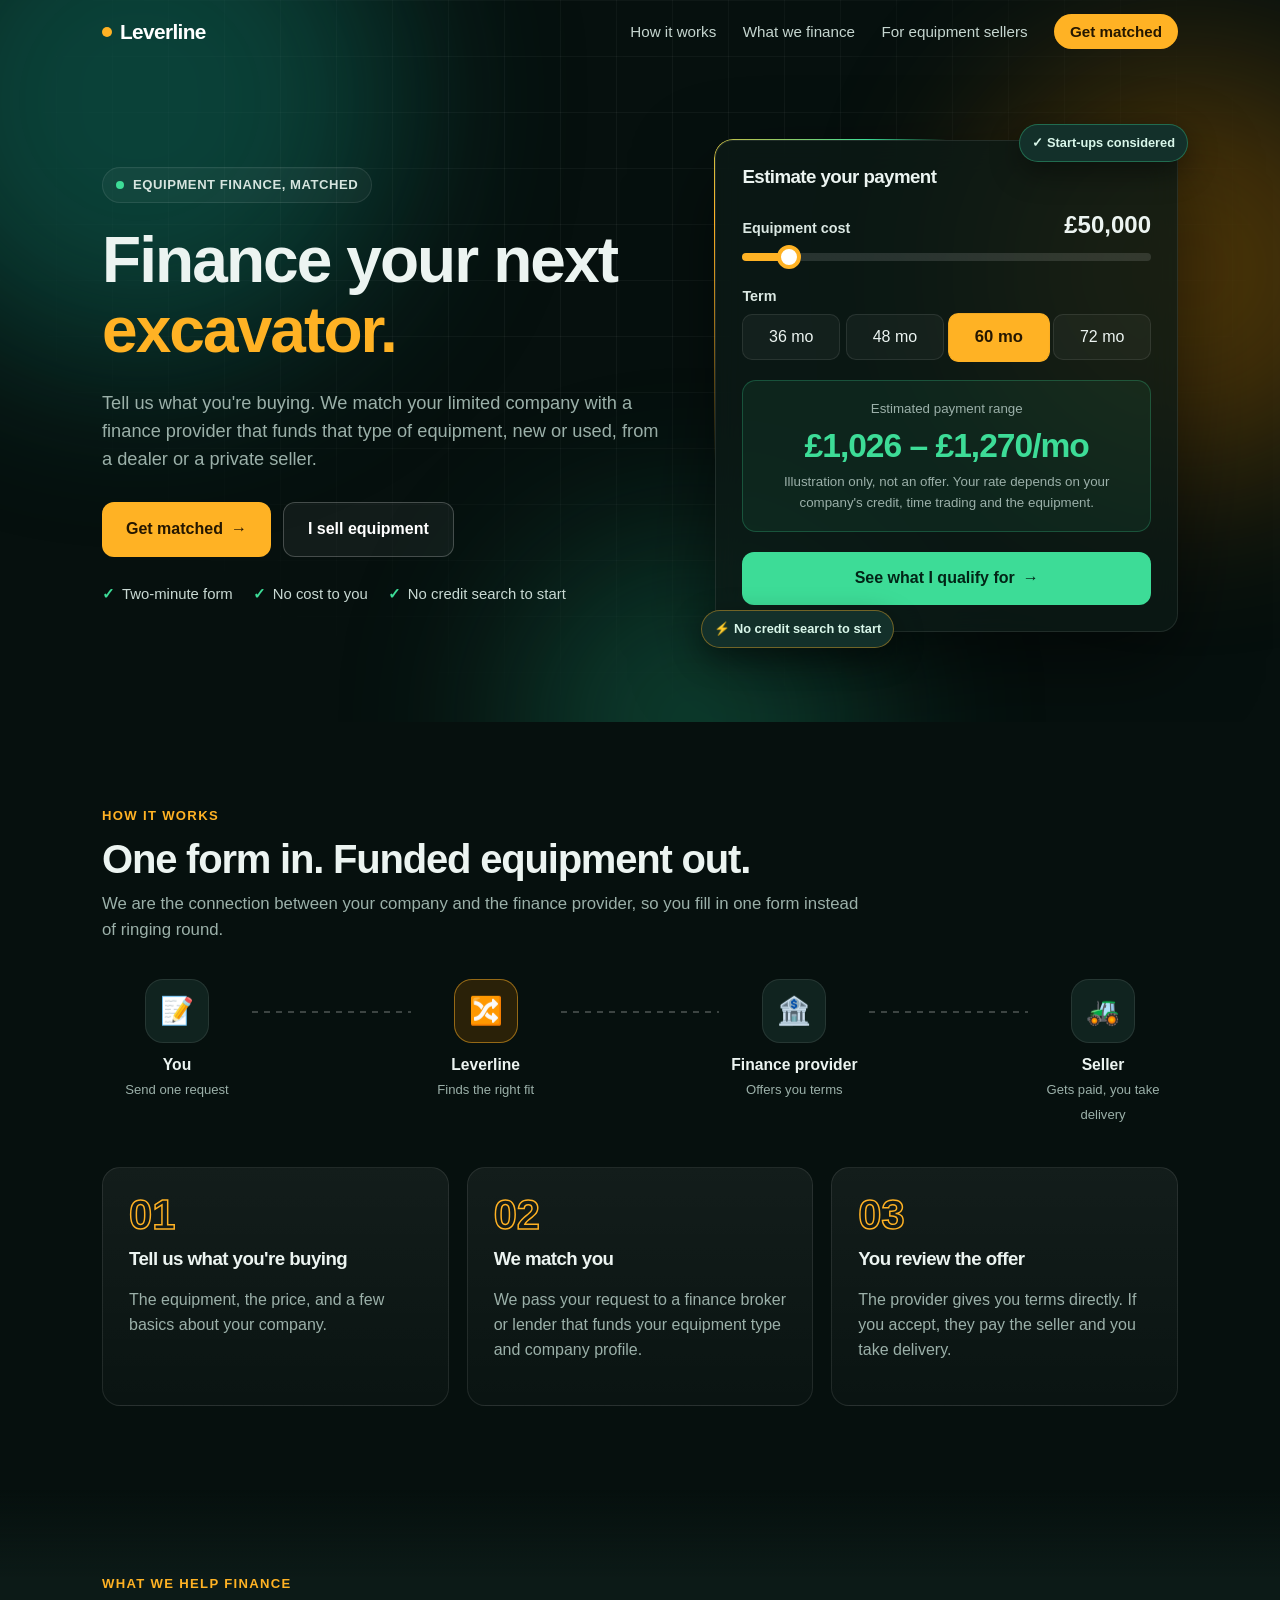
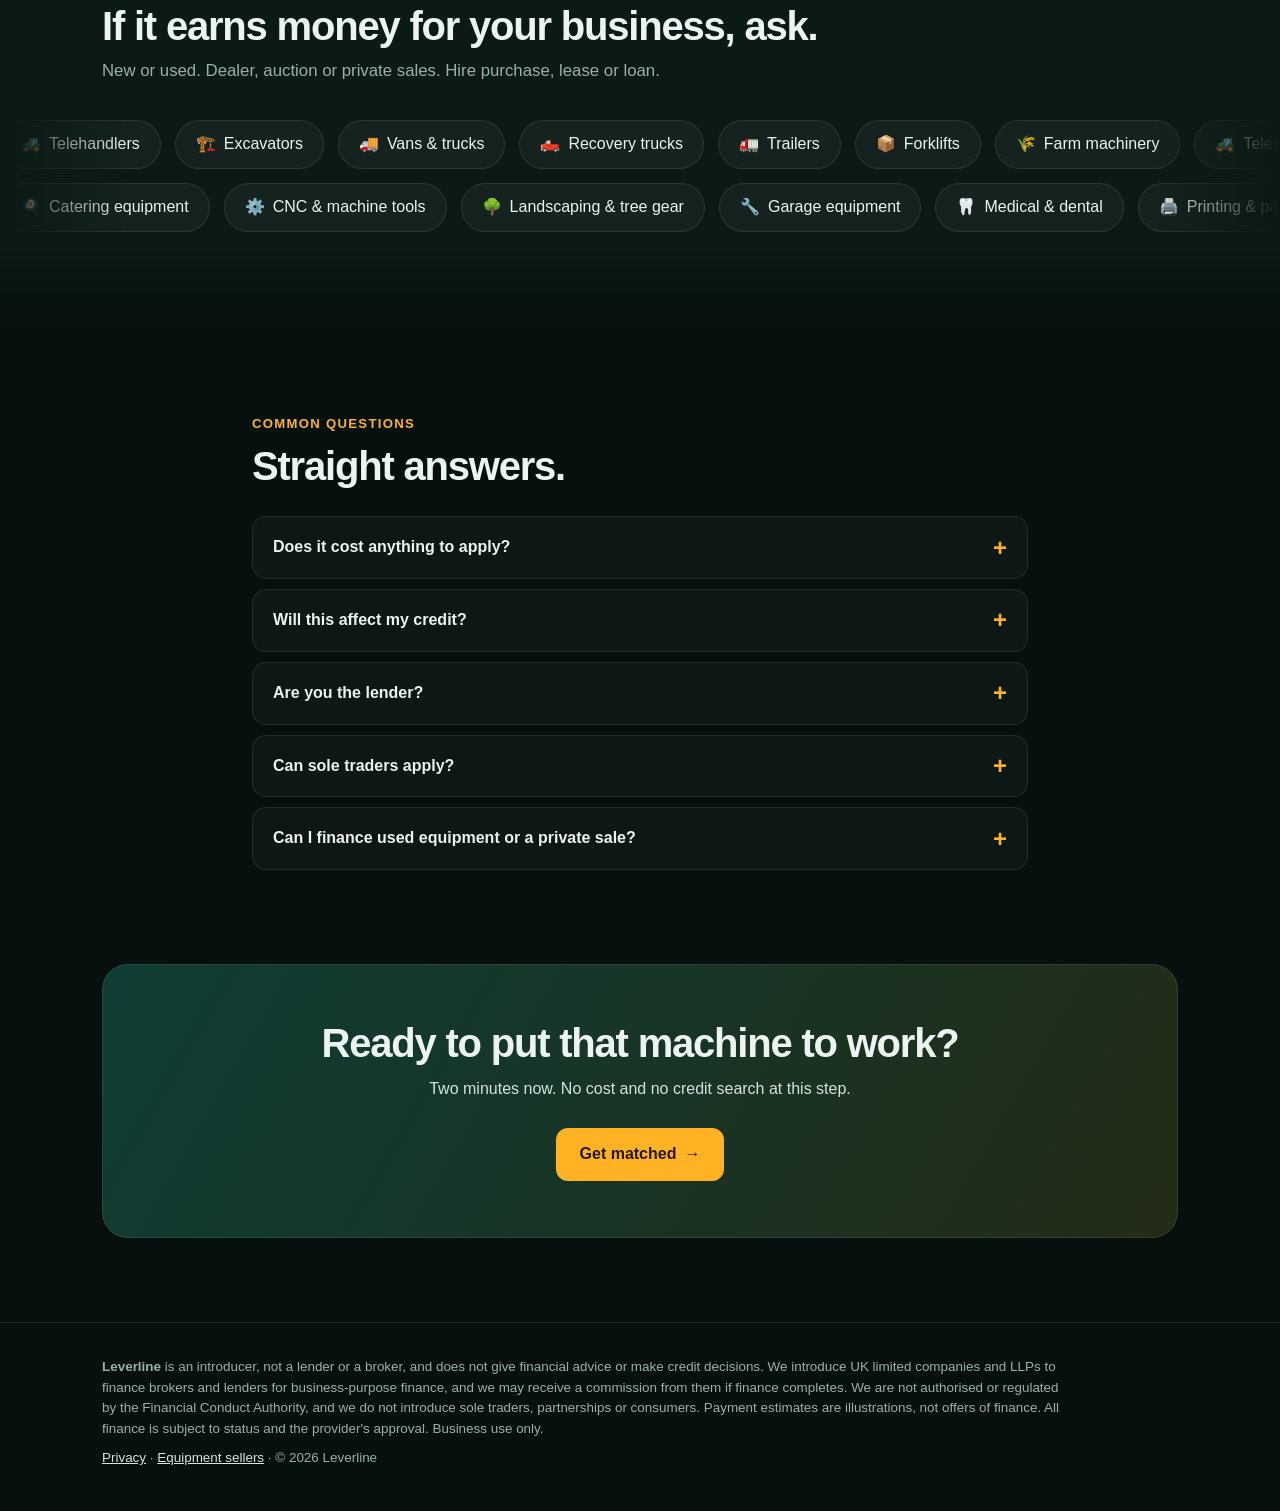
<file: index.html>
<!DOCTYPE html>
<html lang="en-GB">
<head>
<meta charset="utf-8">
<meta name="viewport" content="width=device-width, initial-scale=1">
<title>Equipment Finance for UK Limited Companies | Leverline</title>
<meta name="description" content="Get matched with asset finance for new or used plant, machinery, vehicles and equipment. One short form, no cost to apply, no credit search to get started. For UK limited companies and LLPs.">
<script>document.documentElement.classList.add("js")</script>
<link rel="stylesheet" href="styles.css">
</head>
<body>
<div id="scrollbar"></div>
<header class="nav">
  <div class="wrap">
    <a class="logo" href="index.html"><i></i><span data-brand>Leverline</span></a>
    <nav>
      <a class="hide-sm" href="#how">How it works</a>
      <a class="hide-sm" href="#finance">What we finance</a>
      <a href="dealers.html">For equipment sellers</a>
      <a class="pill" href="apply.html">Get matched</a>
    </nav>
  </div>
</header>

<div class="hero">
  <div class="blob a"></div><div class="blob b"></div><div class="blob c"></div>
  <div class="gridlines"></div>
  <div class="wrap">
    <div>
      <span class="eyebrow" data-reveal><i></i>Equipment finance, matched</span>
      <h1 data-reveal>Finance your next
        <span class="rotator" data-rotate="excavator.|tipper.|CNC machine.|kitchen fit-out.|recovery truck.|telehandler.">excavator.</span>
      </h1>
      <p class="lead" data-reveal>Tell us what you're buying. We match your limited company with a finance provider that funds that type of equipment, new or used, from a dealer or a private seller.</p>
      <div class="cta-row" data-reveal>
        <a class="btn" href="apply.html">Get matched <span class="arr">→</span></a>
        <a class="btn ghost" href="dealers.html">I sell equipment</a>
      </div>
      <ul class="ticks" data-reveal>
        <li>Two-minute form</li>
        <li>No cost to you</li>
        <li>No credit search to start</li>
      </ul>
    </div>

    <div class="hero-card-wrap" data-reveal="zoom">
      <span class="badge one">✓ Start-ups considered</span>
      <span class="badge two">⚡ No credit search to start</span>
      <div class="card hero-card" id="estimator">
        <h3>Estimate your payment</h3>
        <div class="amount-line">
          <label for="est-amount" style="margin:0">Equipment cost</label>
          <strong id="est-amount-out">£50,000</strong>
        </div>
        <input type="range" id="est-amount" min="5000" max="500000" step="5000" value="50000" aria-label="Equipment cost">
        <label>Term</label>
        <div class="seg">
          <button type="button" data-term="36">36 mo</button>
          <button type="button" data-term="48">48 mo</button>
          <button type="button" data-term="60" class="on">60 mo</button>
          <button type="button" data-term="72">72 mo</button>
        </div>
        <div class="est-out">
          <small>Estimated payment range</small>
          <div class="big" id="est-result">—</div>
          <small>Illustration only, not an offer. Your rate depends on your company's credit, time trading and the equipment.</small>
        </div>
        <a class="btn dark block" id="est-cta" href="apply.html">See what I qualify for <span class="arr">→</span></a>
      </div>
    </div>
  </div>
</div>

<section id="how">
  <div class="wrap">
    <span class="kicker" data-reveal>How it works</span>
    <h2 data-reveal>One form in. Funded equipment out.</h2>
    <p class="sub" data-reveal>We are the connection between your company and the finance provider, so you fill in one form instead of ringing round.</p>

    <div class="flow" data-reveal>
      <div class="node"><div class="ico">📝</div><strong>You</strong><small>Send one request</small></div>
      <div class="link"></div>
      <div class="node"><div class="ico">🔀</div><strong data-brand>Leverline</strong><small>Finds the right fit</small></div>
      <div class="link"></div>
      <div class="node"><div class="ico">🏦</div><strong>Finance provider</strong><small>Offers you terms</small></div>
      <div class="link"></div>
      <div class="node"><div class="ico">🚜</div><strong>Seller</strong><small>Gets paid, you take delivery</small></div>
    </div>

    <div class="grid3">
      <div class="card glow lift" data-reveal><div class="step-num">01</div><h3>Tell us what you're buying</h3><p>The equipment, the price, and a few basics about your company.</p></div>
      <div class="card glow lift" data-reveal><div class="step-num">02</div><h3>We match you</h3><p>We pass your request to a finance broker or lender that funds your equipment type and company profile.</p></div>
      <div class="card glow lift" data-reveal><div class="step-num">03</div><h3>You review the offer</h3><p>The provider gives you terms directly. If you accept, they pay the seller and you take delivery.</p></div>
    </div>
  </div>
</section>

<section id="finance" class="alt">
  <div class="wrap">
    <span class="kicker" data-reveal>What we help finance</span>
    <h2 data-reveal>If it earns money for your business, ask.</h2>
    <p class="sub" data-reveal>New or used. Dealer, auction or private sales. Hire purchase, lease or loan.</p>
  </div>
  <div class="marquee" data-reveal>
    <div class="track">
      <span class="chip"><b>🚜</b>Telehandlers</span><span class="chip"><b>🏗️</b>Excavators</span><span class="chip"><b>🚚</b>Vans &amp; trucks</span>
      <span class="chip"><b>🛻</b>Recovery trucks</span><span class="chip"><b>🚛</b>Trailers</span><span class="chip"><b>📦</b>Forklifts</span><span class="chip"><b>🌾</b>Farm machinery</span>
    </div>
  </div>
  <div class="marquee rev" data-reveal>
    <div class="track">
      <span class="chip"><b>🍳</b>Catering equipment</span><span class="chip"><b>⚙️</b>CNC &amp; machine tools</span><span class="chip"><b>🌳</b>Landscaping &amp; tree gear</span>
      <span class="chip"><b>🔧</b>Garage equipment</span><span class="chip"><b>🦷</b>Medical &amp; dental</span><span class="chip"><b>🖨️</b>Printing &amp; packaging</span>
    </div>
  </div>
</section>

<section>
  <div class="wrap" style="max-width:820px">
    <span class="kicker" data-reveal>Common questions</span>
    <h2 data-reveal style="margin-bottom:28px">Straight answers.</h2>
    <details data-reveal><summary>Does it cost anything to apply?</summary><p>No. We do not charge you a fee. If your finance completes, the broker or lender may pay us a commission.</p></details>
    <details data-reveal><summary>Will this affect my credit?</summary><p>Sending us your request does not involve a credit search. The finance provider will explain any credit check before it runs one.</p></details>
    <details data-reveal><summary>Are you the lender?</summary><p>No. We are an introducer: we pass your request to a finance broker or lender. All approvals, rates and terms come from them.</p></details>
    <details data-reveal><summary>Can sole traders apply?</summary><p>Not at the moment. We can only help UK limited companies and LLPs. Finance for sole traders and small partnerships is regulated differently, so please speak to an FCA-authorised broker.</p></details>
    <details data-reveal><summary>Can I finance used equipment or a private sale?</summary><p>Often, yes. Tell us the year, make, and seller in your request and we will match accordingly.</p></details>
  </div>
</section>

<section style="padding-top:0">
  <div class="wrap">
    <div class="band" data-reveal="zoom">
      <h2>Ready to put that machine to work?</h2>
      <p>Two minutes now. No cost and no credit search at this step.</p>
      <a class="btn pulse-btn" href="apply.html">Get matched <span class="arr">→</span></a>
    </div>
  </div>
</section>

<footer>
  <div class="wrap">
    <p><strong data-brand>Leverline</strong> is an introducer, not a lender or a broker, and does not give financial advice or make credit decisions. We introduce UK limited companies and LLPs to finance brokers and lenders for business-purpose finance, and we may receive a commission from them if finance completes. We are not authorised or regulated by the Financial Conduct Authority, and we do not introduce sole traders, partnerships or consumers. Payment estimates are illustrations, not offers of finance. All finance is subject to status and the provider's approval. Business use only.</p>
    <p><span data-contact>Contact: <a data-email href="#"></a> · </span><a href="privacy.html">Privacy</a> · <a href="dealers.html">Equipment sellers</a> · © <span data-year></span> <span data-brand>Leverline</span></p>
  </div>
</footer>
<script src="config.js"></script>
<script src="app.js"></script>
</body>
</html>
</file>
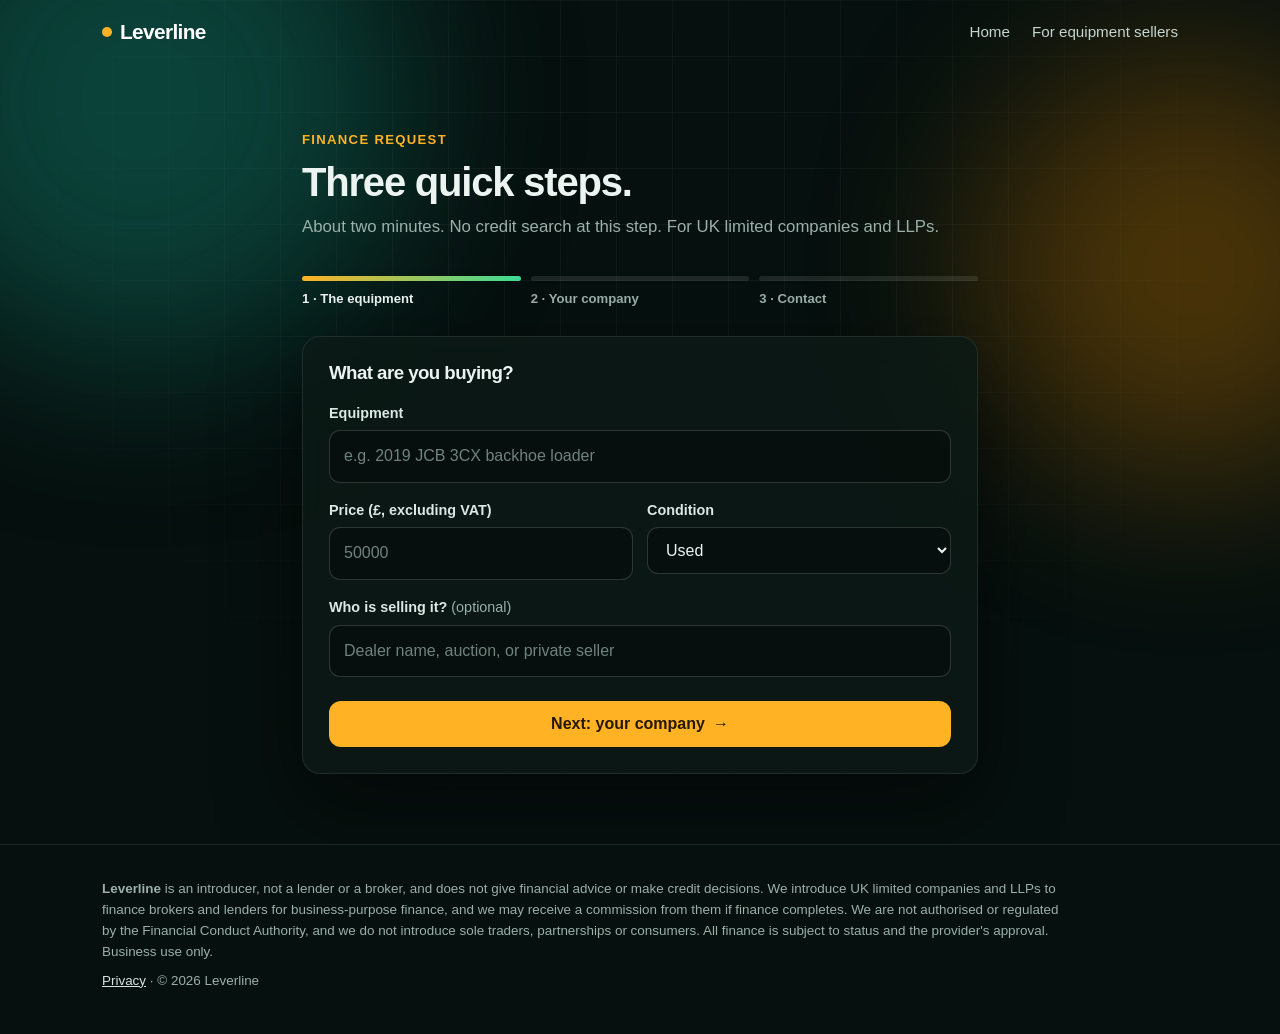
<file: apply.html>
<!DOCTYPE html>
<html lang="en-GB">
<head>
<meta charset="utf-8">
<meta name="viewport" content="width=device-width, initial-scale=1">
<title>Get Matched for Equipment Finance | Leverline</title>
<script>document.documentElement.classList.add("js")</script>
<link rel="stylesheet" href="styles.css">
</head>
<body>
<div id="scrollbar"></div>
<header class="nav scrolled">
  <div class="wrap">
    <a class="logo" href="index.html"><i></i><span data-brand>Leverline</span></a>
    <nav><a href="index.html">Home</a><a href="dealers.html">For equipment sellers</a></nav>
  </div>
</header>

<section class="hero page-top" style="padding-bottom:70px">
  <div class="blob a"></div><div class="blob b"></div>
  <div class="gridlines"></div>
  <div style="max-width:720px;margin:0 auto;padding:0 22px">
    <span class="kicker" data-reveal>Finance request</span>
    <h2 data-reveal>Three quick steps.</h2>
    <p class="sub" data-reveal>About two minutes. No credit search at this step. For UK limited companies and LLPs.</p>

    <div class="notice" id="dealer-banner" hidden>Finance request for a purchase from <strong id="dealer-name" style="text-transform:capitalize"></strong>.</div>
    <div class="notice" id="demo-notice" hidden><strong>Demo mode.</strong> This site has no form endpoint configured yet, so submissions are saved only in this browser and are not sent anywhere.</div>

    <div class="steps-bar" data-reveal>
      <div>1 · The equipment</div><div>2 · Your company</div><div>3 · Contact</div>
    </div>

    <form class="card hero-card" data-lead-form="financing-request" data-reveal novalidate>
      <input type="hidden" name="dealer">
      <input type="hidden" name="term">

      <div class="step-panel">
        <h3>What are you buying?</h3>
        <label for="item">Equipment</label>
        <input type="text" id="item" name="item" placeholder="e.g. 2019 JCB 3CX backhoe loader" required>
        <div class="err">Tell us what the equipment is.</div>

        <div class="row">
          <div>
            <label for="amount">Price (£, excluding VAT)</label>
            <input type="number" id="amount" name="amount" min="1000" step="500" placeholder="50000" required>
            <div class="err">Enter the price (at least £1,000).</div>
          </div>
          <div>
            <label for="condition">Condition</label>
            <select id="condition" name="condition"><option>Used</option><option>New</option></select>
          </div>
        </div>

        <label for="seller">Who is selling it? <span class="optional">(optional)</span></label>
        <input type="text" id="seller" name="seller" placeholder="Dealer name, auction, or private seller">

        <div class="step-nav"><button type="button" class="btn" data-next>Next: your company <span class="arr">→</span></button></div>
      </div>

      <div class="step-panel">
        <h3>About your company</h3>
        <label for="btype">Business type</label>
        <select id="btype" name="businessType" required data-ltd-only>
          <option value="">Select…</option><option>Limited company</option><option>LLP</option><option>Sole trader</option><option>Partnership</option>
        </select>
        <div class="err">Select one.</div>
        <div class="notice" id="ltd-only" hidden>Sorry, we can only help UK limited companies and LLPs. Finance for sole traders and partnerships is regulated differently, so please speak to an FCA-authorised finance broker.</div>

        <label for="business">Registered company name</label>
        <input type="text" id="business" name="business" required>
        <div class="err">Enter your company name.</div>

        <div class="row">
          <div>
            <label for="tib">Time trading</label>
            <select id="tib" name="timeInBusiness" required>
              <option value="">Select…</option><option>Not started yet</option><option>Under 1 year</option><option>1–2 years</option><option>2–5 years</option><option>5+ years</option>
            </select>
            <div class="err">Select one.</div>
          </div>
          <div>
            <label for="state">Where is the company based?</label>
            <select id="state" name="state" required>
              <option value="">Select…</option>
              <option>London</option><option>South East</option><option>South West</option><option>East of England</option><option>East Midlands</option><option>West Midlands</option><option>Yorkshire and the Humber</option><option>North West</option><option>North East</option><option>Wales</option><option>Scotland</option><option>Northern Ireland</option>
            </select>
            <div class="err">Select a region.</div>
          </div>
        </div>

        <label for="credit">Credit history of the company and its directors (best guess)</label>
        <select id="credit" name="creditEstimate" required>
          <option value="">Select…</option><option>Clean</option><option>Mostly good, a few late payments</option><option>Some CCJs or defaults</option><option>Not sure</option>
        </select>
        <div class="err">Select one.</div>

        <div class="step-nav">
          <button type="button" class="btn ghost" data-back>← Back</button>
          <button type="button" class="btn" data-next>Next: contact <span class="arr">→</span></button>
        </div>
      </div>

      <div class="step-panel">
        <h3>How do we reach you?</h3>
        <label for="name">Your name</label>
        <input type="text" id="name" name="name" autocomplete="name" required>
        <div class="err">Enter your name.</div>
        <div class="row">
          <div>
            <label for="email">Email</label>
            <input type="email" id="email" name="email" autocomplete="email" required>
            <div class="err">Enter a valid email.</div>
          </div>
          <div>
            <label for="phone">Phone</label>
            <input type="tel" id="phone" name="phone" autocomplete="tel" required>
            <div class="err">Enter a valid UK phone number.</div>
          </div>
        </div>

        <label class="check" style="margin-top:20px">
          <input type="checkbox" name="consent" required>
          <span>I agree that <span data-brand>Leverline</span> may pass this request to finance brokers and lenders, and that <span data-brand>Leverline</span> and those firms may contact me by phone, text or email about it. I confirm I am applying on behalf of a UK limited company or LLP for business use. I understand <span data-brand>Leverline</span> is an introducer, not a lender, and may receive a commission if finance completes. See our <a href="privacy.html" target="_blank" rel="noopener">privacy notice</a>.</span>
        </label>
        <div class="err">Please check the box to continue.</div>

        <div class="notice" id="send-fail" hidden>We could not send your request. Please try again<span data-contact>, or email us at <a data-email href="#"></a></span>.</div>
        <div class="step-nav">
          <button type="button" class="btn ghost" data-back>← Back</button>
          <button type="submit" class="btn">Send my request</button>
        </div>
      </div>
    </form>

    <div class="card success" id="success" hidden>
      <svg class="checkmark" viewBox="0 0 84 84"><circle cx="42" cy="42" r="38"/><path d="M26 43l11 11 21-23"/></svg>
      <h3>Request received</h3>
      <p>Thanks. We will review your request and be in touch within one business day with next steps. Keep an eye on your phone and email.</p>
      <p><a href="index.html">Back to home</a></p>
    </div>
  </div>
</section>

<footer>
  <div class="wrap">
    <p><strong data-brand>Leverline</strong> is an introducer, not a lender or a broker, and does not give financial advice or make credit decisions. We introduce UK limited companies and LLPs to finance brokers and lenders for business-purpose finance, and we may receive a commission from them if finance completes. We are not authorised or regulated by the Financial Conduct Authority, and we do not introduce sole traders, partnerships or consumers. All finance is subject to status and the provider's approval. Business use only.</p>
    <p><span data-contact>Contact: <a data-email href="#"></a> · </span><a href="privacy.html">Privacy</a> · © <span data-year></span> <span data-brand>Leverline</span></p>
  </div>
</footer>
<script src="config.js"></script>
<script src="app.js"></script>
</body>
</html>
</file>
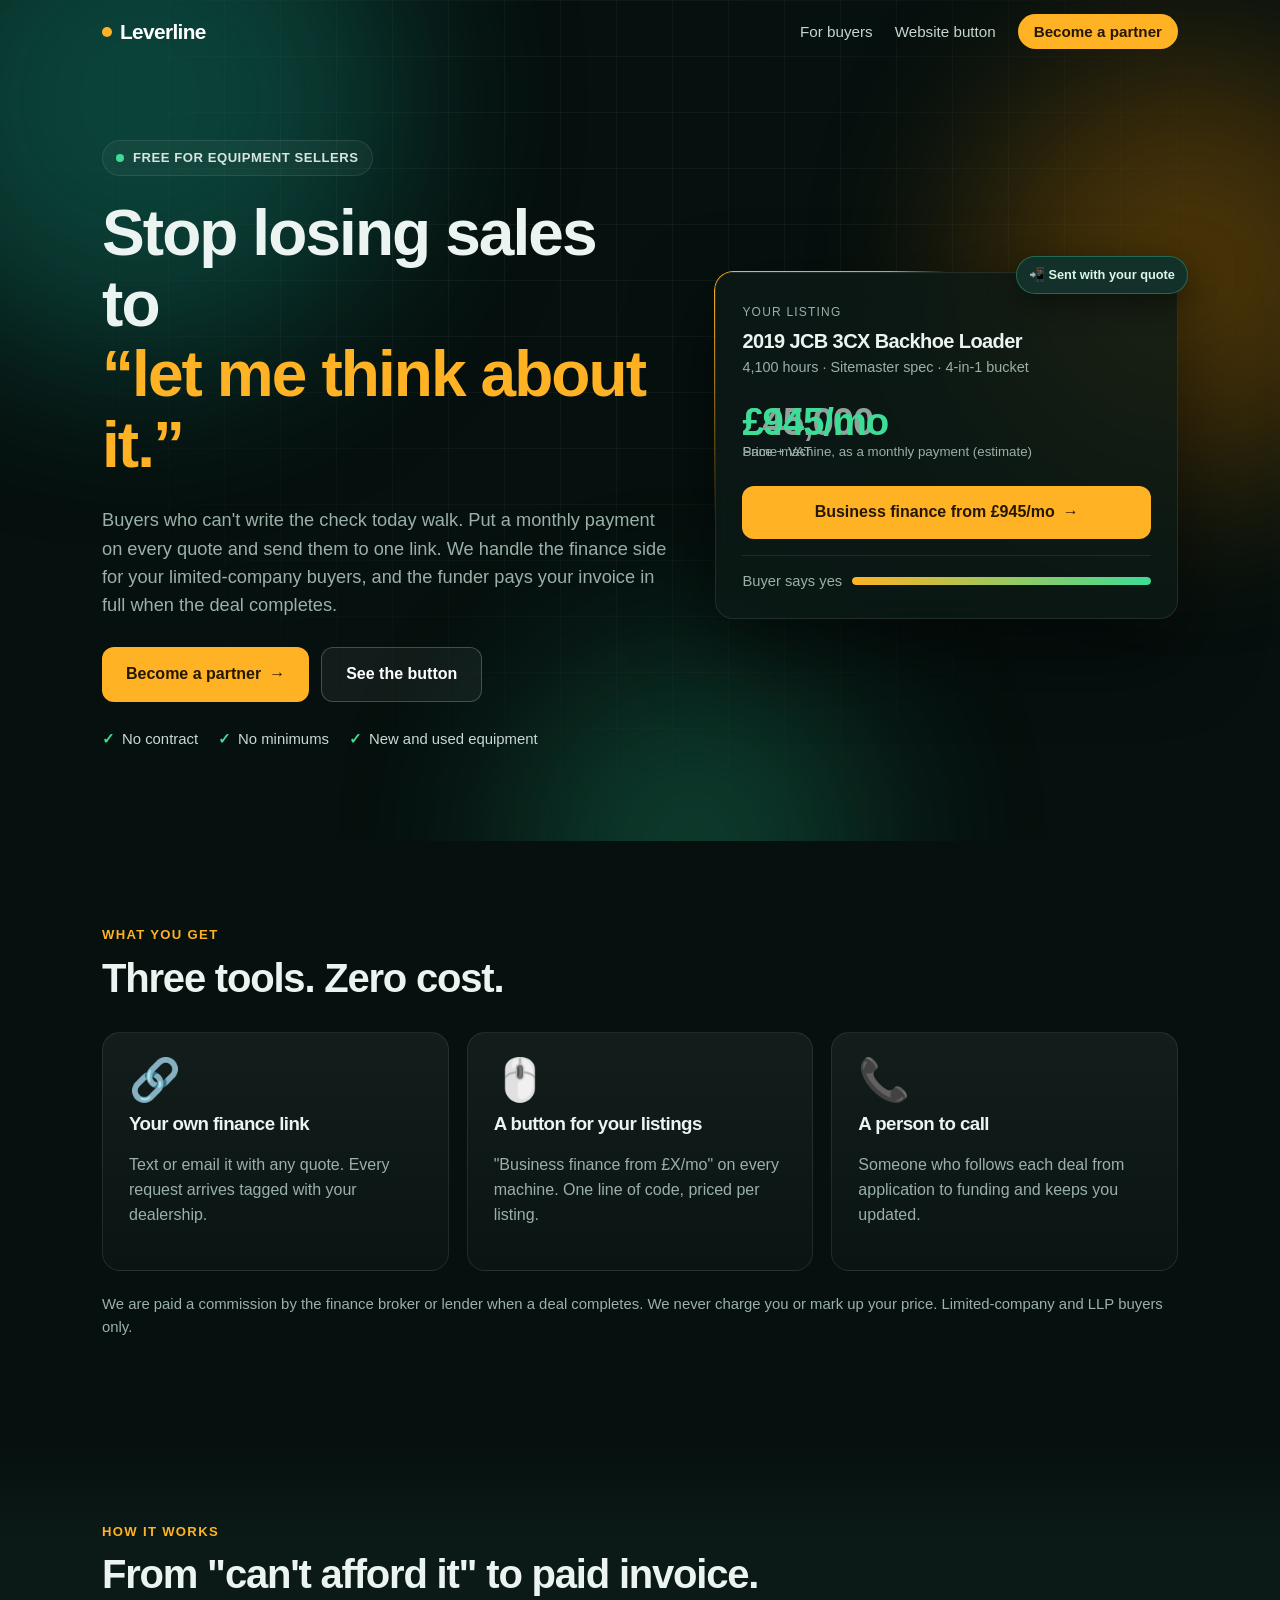
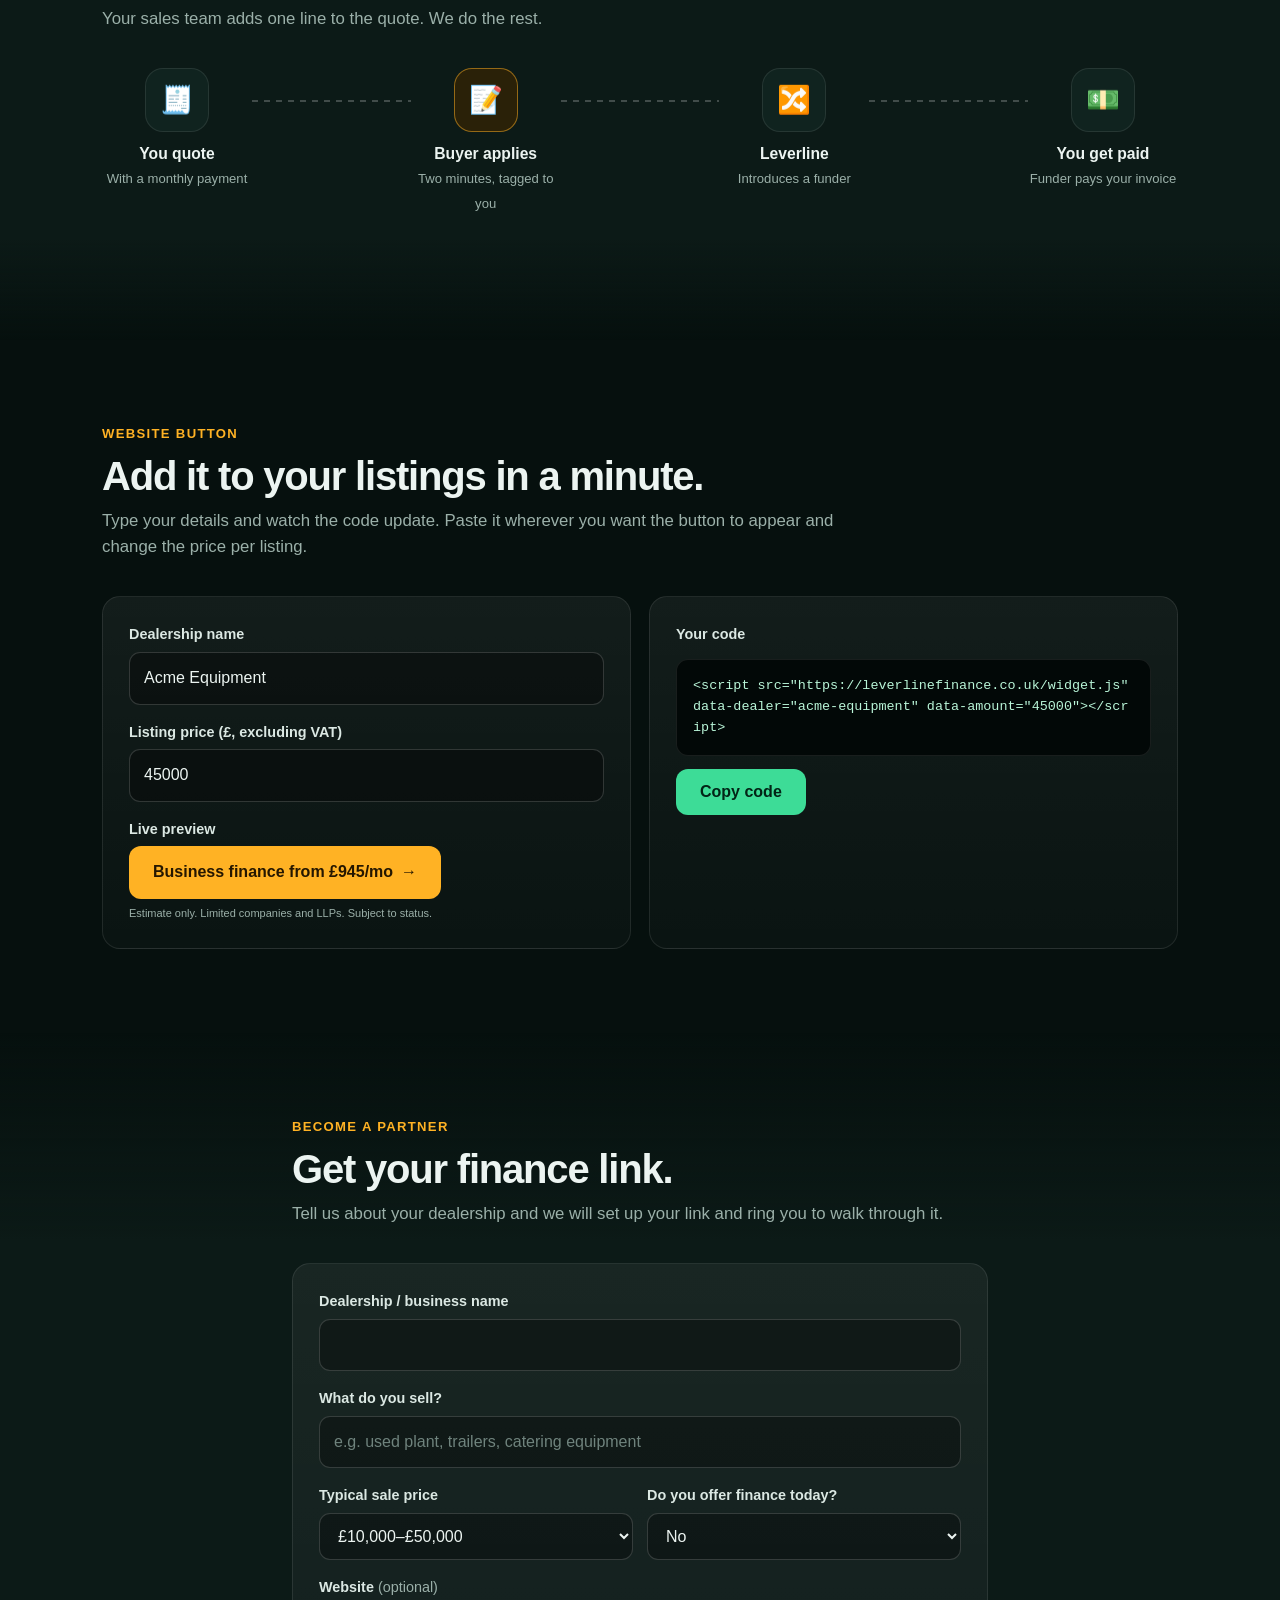
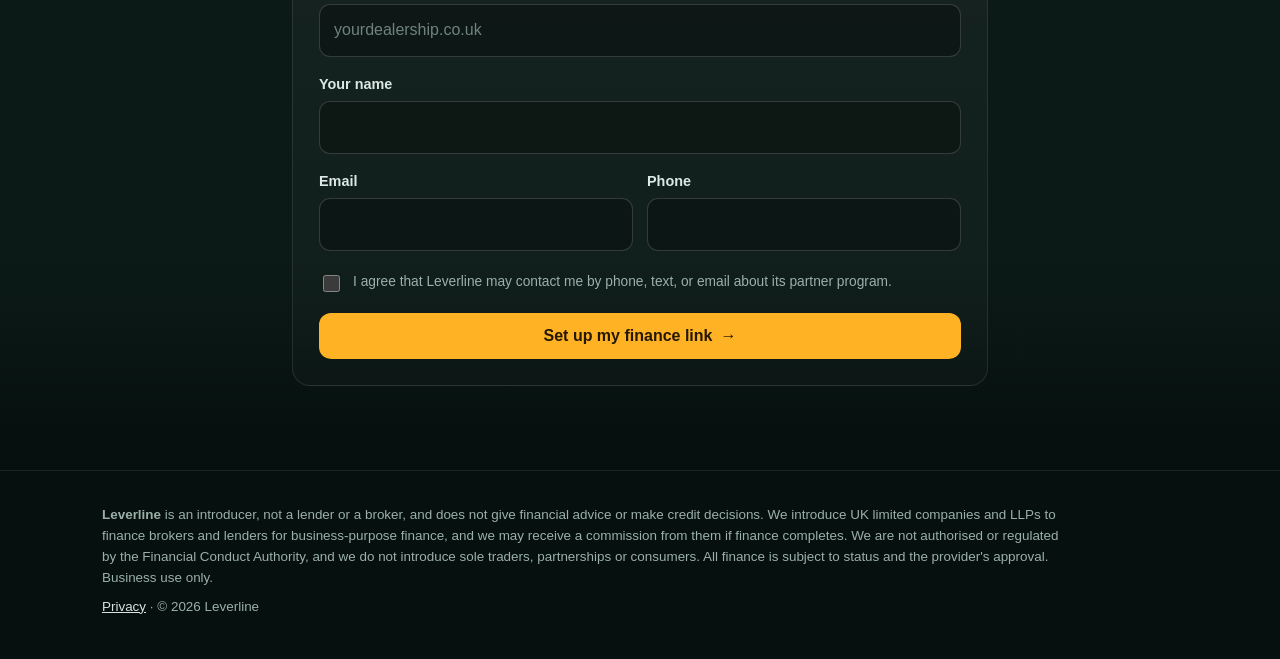
<file: dealers.html>
<!DOCTYPE html>
<html lang="en-GB">
<head>
<meta charset="utf-8">
<meta name="viewport" content="width=device-width, initial-scale=1">
<title>Offer Finance on Every Quote | Leverline for Equipment Dealers</title>
<meta name="description" content="Give your buyers a monthly payment instead of a sticker price. Free for UK equipment dealers: a finance link and a website button, no contracts.">
<script>document.documentElement.classList.add("js")</script>
<link rel="stylesheet" href="styles.css">
</head>
<body>
<div id="scrollbar"></div>
<header class="nav">
  <div class="wrap">
    <a class="logo" href="index.html"><i></i><span data-brand>Leverline</span></a>
    <nav><a class="hide-sm" href="index.html">For buyers</a><a class="hide-sm" href="#button">Website button</a><a class="pill" href="#signup">Become a partner</a></nav>
  </div>
</header>

<div class="hero">
  <div class="blob a"></div><div class="blob b"></div><div class="blob c"></div>
  <div class="gridlines"></div>
  <div class="wrap">
    <div>
      <span class="eyebrow" data-reveal><i></i>Free for equipment sellers</span>
      <h1 data-reveal>Stop losing sales to
        <span class="rotator tall" data-rotate="“let me think about it.”|“I'll have to speak to the bank.”|“maybe next quarter.”|“that's more than I have.”">“let me think about it.”</span>
      </h1>
      <p class="lead" data-reveal>Buyers who can't write the check today walk. Put a monthly payment on every quote and send them to one link. We handle the finance side for your limited-company buyers, and the funder pays your invoice in full when the deal completes.</p>
      <div class="cta-row" data-reveal>
        <a class="btn" href="#signup">Become a partner <span class="arr">→</span></a>
        <a class="btn ghost" href="#button">See the button</a>
      </div>
      <ul class="ticks" data-reveal>
        <li>No contract</li>
        <li>No minimums</li>
        <li>New and used equipment</li>
      </ul>
    </div>

    <div class="hero-card-wrap" data-reveal="zoom">
      <span class="badge one">📲 Sent with your quote</span>
      <div class="card hero-card quote">
        <span class="tag">Your listing</span>
        <h3>2019 JCB 3CX Backhoe Loader</h3>
        <div class="meta">4,100 hours · Sitemaster spec · 4-in-1 bucket</div>
        <div class="flip">
          <div class="cash"><span class="n">£45,000</span><small>Price + VAT</small></div>
          <div class="monthly"><span class="n">£945/mo</span><small>Same machine, as a monthly payment (estimate)</small></div>
        </div>
        <a class="btn block pulse-btn" href="#button">Business finance from £945/mo <span class="arr">→</span></a>
        <div class="mood"><span>Buyer says yes</span><div class="bar"><i></i></div></div>
      </div>
    </div>
  </div>
</div>

<section>
  <div class="wrap">
    <span class="kicker" data-reveal>What you get</span>
    <h2 data-reveal style="margin-bottom:32px">Three tools. Zero cost.</h2>
    <div class="grid3">
      <div class="card glow lift" data-reveal><div class="step-num">🔗</div><h3>Your own finance link</h3><p>Text or email it with any quote. Every request arrives tagged with your dealership.</p></div>
      <div class="card glow lift" data-reveal><div class="step-num">🖱️</div><h3>A button for your listings</h3><p>"Business finance from £X/mo" on every machine. One line of code, priced per listing.</p></div>
      <div class="card glow lift" data-reveal><div class="step-num">📞</div><h3>A person to call</h3><p>Someone who follows each deal from application to funding and keeps you updated.</p></div>
    </div>
    <p data-reveal style="color:var(--muted);margin-top:22px;font-size:0.93rem">We are paid a commission by the finance broker or lender when a deal completes. We never charge you or mark up your price. Limited-company and LLP buyers only.</p>
  </div>
</section>

<section class="alt">
  <div class="wrap">
    <span class="kicker" data-reveal>How it works</span>
    <h2 data-reveal>From "can't afford it" to paid invoice.</h2>
    <p class="sub" data-reveal>Your sales team adds one line to the quote. We do the rest.</p>
    <div class="flow" data-reveal>
      <div class="node"><div class="ico">🧾</div><strong>You quote</strong><small>With a monthly payment</small></div>
      <div class="link"></div>
      <div class="node"><div class="ico">📝</div><strong>Buyer applies</strong><small>Two minutes, tagged to you</small></div>
      <div class="link"></div>
      <div class="node"><div class="ico">🔀</div><strong data-brand>Leverline</strong><small>Introduces a funder</small></div>
      <div class="link"></div>
      <div class="node"><div class="ico">💵</div><strong>You get paid</strong><small>Funder pays your invoice</small></div>
    </div>
  </div>
</section>

<section id="button">
  <div class="wrap">
    <span class="kicker" data-reveal>Website button</span>
    <h2 data-reveal>Add it to your listings in a minute.</h2>
    <p class="sub" data-reveal>Type your details and watch the code update. Paste it wherever you want the button to appear and change the price per listing.</p>
    <div class="grid2" id="snippet-gen">
      <div class="card glow" data-reveal="left">
        <label for="snip-name" style="margin-top:0">Dealership name</label>
        <input type="text" id="snip-name" value="Acme Equipment">
        <label for="snip-price">Listing price (£, excluding VAT)</label>
        <input type="number" id="snip-price" value="45000" min="1000" step="500">
        <label>Live preview</label>
        <a id="snip-preview" class="btn" href="apply.html" target="_blank" rel="noopener">Finance <span class="arr">→</span></a>
        <div style="font-size:11px;color:var(--muted);margin-top:6px">Estimate only. Limited companies and LLPs. Subject to status.</div>
      </div>
      <div class="card glow" data-reveal="right">
        <label style="margin-top:0">Your code</label>
        <pre class="snippet" id="snip-out"></pre>
        <button type="button" class="btn dark" id="snip-copy">Copy code</button>
      </div>
    </div>
  </div>
</section>

<section id="signup" class="alt">
  <div class="wrap" style="max-width:740px">
    <span class="kicker" data-reveal>Become a partner</span>
    <h2 data-reveal>Get your finance link.</h2>
    <p class="sub" data-reveal>Tell us about your dealership and we will set up your link and ring you to walk through it.</p>
    <div class="notice" id="demo-notice" hidden><strong>Demo mode.</strong> This site has no form endpoint configured yet, so submissions are saved only in this browser and are not sent anywhere.</div>

    <form class="card" data-lead-form="dealer-signup" data-reveal novalidate>
      <label for="d-business" style="margin-top:0">Dealership / business name</label>
      <input type="text" id="d-business" name="business" required>
      <div class="err">Enter your business name.</div>

      <label for="d-type">What do you sell?</label>
      <input type="text" id="d-type" name="equipmentType" placeholder="e.g. used plant, trailers, catering equipment" required>
      <div class="err">Tell us what you sell.</div>

      <div class="row">
        <div>
          <label for="d-ticket">Typical sale price</label>
          <select id="d-ticket" name="typicalTicket">
            <option>Under £10,000</option><option selected>£10,000–£50,000</option><option>£50,000–£150,000</option><option>Over £150,000</option>
          </select>
        </div>
        <div>
          <label for="d-fin">Do you offer finance today?</label>
          <select id="d-fin" name="currentFinancing">
            <option>No</option><option>Yes, but it declines too many buyers</option><option>Yes, and it works fine</option>
          </select>
        </div>
      </div>

      <label for="d-web">Website <span class="optional">(optional)</span></label>
      <input type="text" id="d-web" name="website" placeholder="yourdealership.co.uk">

      <label for="d-name">Your name</label>
      <input type="text" id="d-name" name="name" autocomplete="name" required>
      <div class="err">Enter your name.</div>
      <div class="row">
        <div>
          <label for="d-email">Email</label>
          <input type="email" id="d-email" name="email" autocomplete="email" required>
          <div class="err">Enter a valid email.</div>
        </div>
        <div>
          <label for="d-phone">Phone</label>
          <input type="tel" id="d-phone" name="phone" autocomplete="tel" required>
          <div class="err">Enter a valid UK phone number.</div>
        </div>
      </div>

      <label class="check" style="margin-top:20px">
        <input type="checkbox" name="consent" required>
        <span>I agree that <span data-brand>Leverline</span> may contact me by phone, text, or email about its partner program.</span>
      </label>
      <div class="err">Please check the box to continue.</div>

      <div class="notice" id="send-fail" hidden>We could not send your details. Please try again<span data-contact>, or email us at <a data-email href="#"></a></span>.</div>
      <button type="submit" class="btn block" style="margin-top:18px">Set up my finance link <span class="arr">→</span></button>
    </form>

    <div class="card success" id="success" hidden>
      <svg class="checkmark" viewBox="0 0 84 84"><circle cx="42" cy="42" r="38"/><path d="M26 43l11 11 21-23"/></svg>
      <h3>You're on the list</h3>
      <p>Thanks. We will set up your finance link and ring you within one business day to walk through it.</p>
    </div>
  </div>
</section>

<footer>
  <div class="wrap">
    <p><strong data-brand>Leverline</strong> is an introducer, not a lender or a broker, and does not give financial advice or make credit decisions. We introduce UK limited companies and LLPs to finance brokers and lenders for business-purpose finance, and we may receive a commission from them if finance completes. We are not authorised or regulated by the Financial Conduct Authority, and we do not introduce sole traders, partnerships or consumers. All finance is subject to status and the provider's approval. Business use only.</p>
    <p><span data-contact>Contact: <a data-email href="#"></a> · </span><a href="privacy.html">Privacy</a> · © <span data-year></span> <span data-brand>Leverline</span></p>
  </div>
</footer>
<script src="config.js"></script>
<script src="app.js"></script>
</body>
</html>
</file>
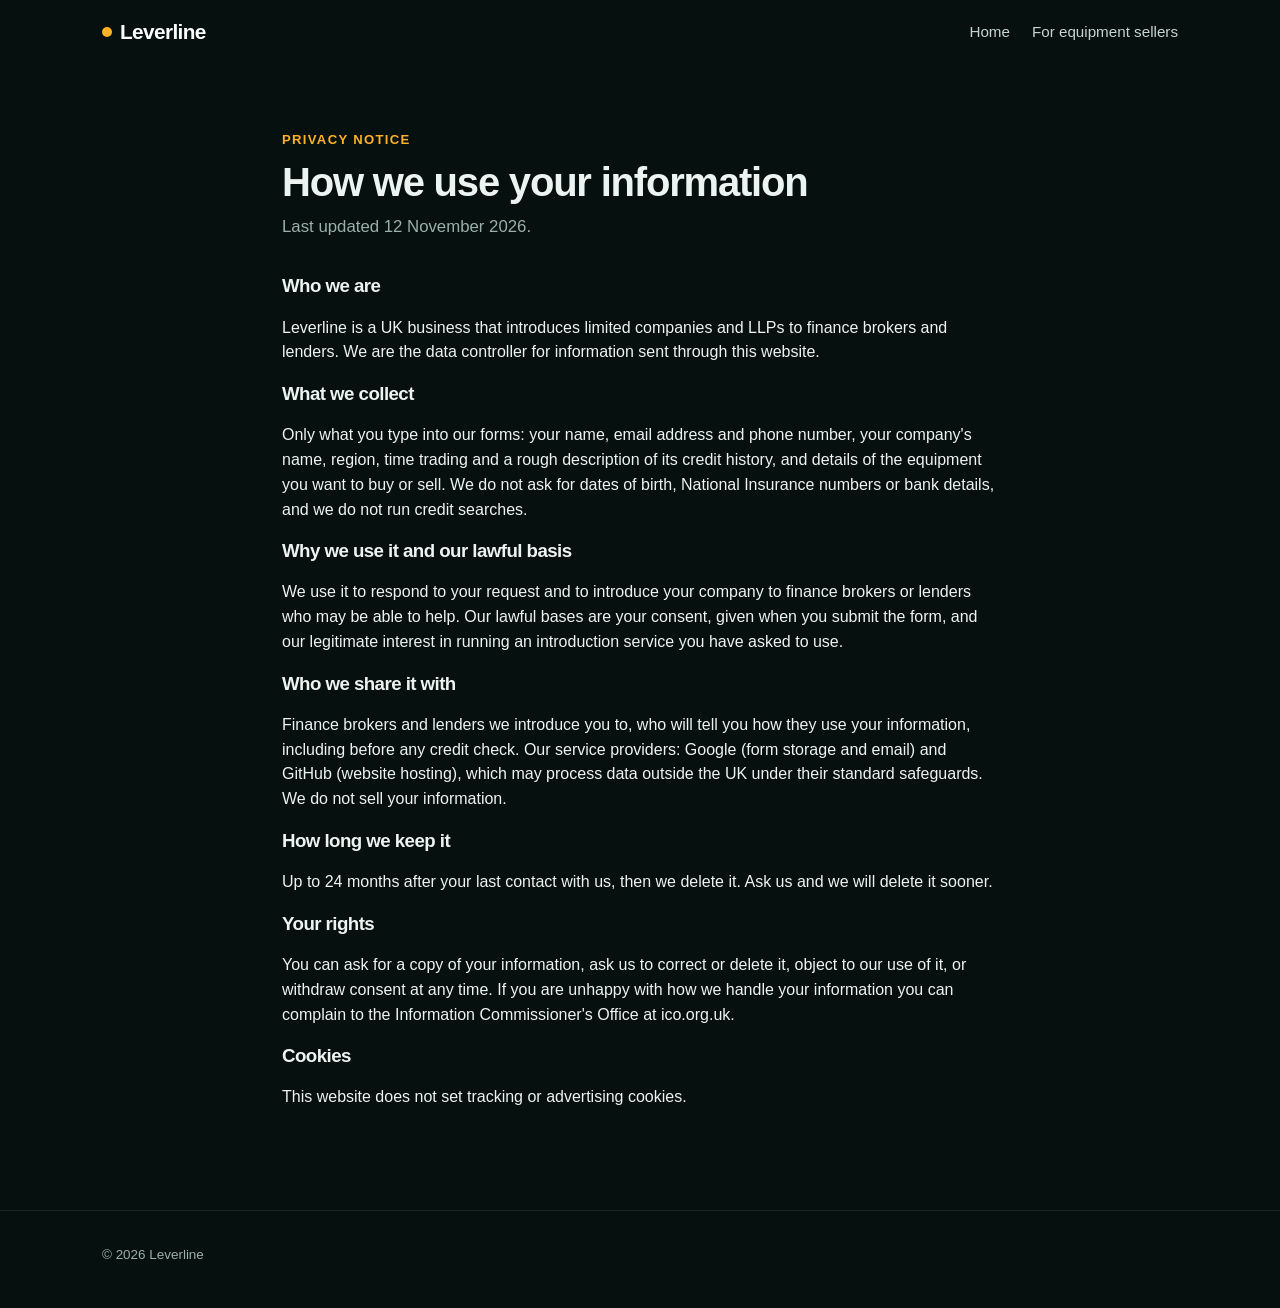
<file: privacy.html>
<!DOCTYPE html>
<html lang="en-GB">
<head>
<meta charset="utf-8">
<meta name="viewport" content="width=device-width, initial-scale=1">
<title>Privacy Notice | Leverline</title>
<script>document.documentElement.classList.add("js")</script>
<link rel="stylesheet" href="styles.css">
</head>
<body>
<div id="scrollbar"></div>
<header class="nav scrolled">
  <div class="wrap">
    <a class="logo" href="index.html"><i></i><span data-brand>Leverline</span></a>
    <nav><a href="index.html">Home</a><a href="dealers.html">For equipment sellers</a></nav>
  </div>
</header>

<section class="page-top">
  <div class="wrap" style="max-width:760px">
    <span class="kicker">Privacy notice</span>
    <h2>How we use your information</h2>
    <p class="sub">Last updated 12 November 2026.</p>

    <h3>Who we are</h3>
    <p><span data-brand>Leverline</span> is a UK business that introduces limited companies and LLPs to finance brokers and lenders. We are the data controller for information sent through this website.<span data-contact> You can contact us at <a data-email href="#"></a>.</span></p>

    <h3>What we collect</h3>
    <p>Only what you type into our forms: your name, email address and phone number, your company's name, region, time trading and a rough description of its credit history, and details of the equipment you want to buy or sell. We do not ask for dates of birth, National Insurance numbers or bank details, and we do not run credit searches.</p>

    <h3>Why we use it and our lawful basis</h3>
    <p>We use it to respond to your request and to introduce your company to finance brokers or lenders who may be able to help. Our lawful bases are your consent, given when you submit the form, and our legitimate interest in running an introduction service you have asked to use.</p>

    <h3>Who we share it with</h3>
    <p>Finance brokers and lenders we introduce you to, who will tell you how they use your information, including before any credit check. Our service providers: Google (form storage and email) and GitHub (website hosting), which may process data outside the UK under their standard safeguards. We do not sell your information.</p>

    <h3>How long we keep it</h3>
    <p>Up to 24 months after your last contact with us, then we delete it. Ask us and we will delete it sooner.</p>

    <h3>Your rights</h3>
    <p>You can ask for a copy of your information, ask us to correct or delete it, object to our use of it, or withdraw consent at any time. If you are unhappy with how we handle your information you can complain to the Information Commissioner's Office at ico.org.uk.</p>

    <h3>Cookies</h3>
    <p>This website does not set tracking or advertising cookies.</p>
  </div>
</section>

<footer>
  <div class="wrap">
    <p><span data-contact>Contact: <a data-email href="#"></a> · </span>© <span data-year></span> <span data-brand>Leverline</span></p>
  </div>
</footer>
<script src="config.js"></script>
<script src="app.js"></script>
</body>
</html>
</file>
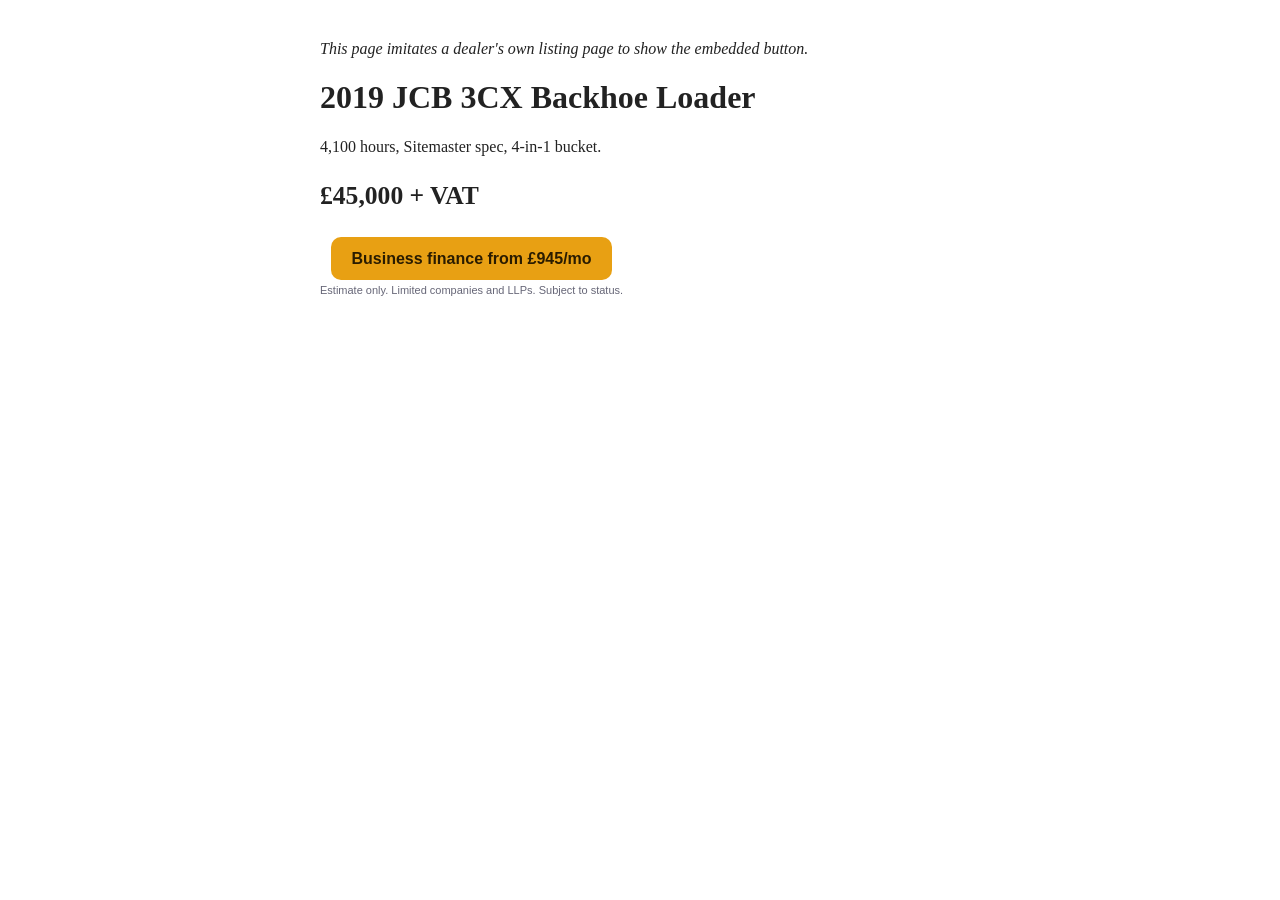
<file: widget-demo.html>
<!DOCTYPE html>
<html lang="en">
<head><meta charset="utf-8"><meta name="viewport" content="width=device-width, initial-scale=1"><title>Widget demo: a dealer's listing page</title>
<style>body{font-family:Georgia,serif;max-width:640px;margin:40px auto;padding:0 20px;color:#222}.price{font-size:1.6rem;font-weight:bold}</style></head>
<body>
<p><em>This page imitates a dealer's own listing page to show the embedded button.</em></p>
<h1>2019 JCB 3CX Backhoe Loader</h1>
<p>4,100 hours, Sitemaster spec, 4-in-1 bucket.</p>
<p class="price">£45,000 + VAT</p>
<script src="widget.js" data-dealer="acme-equipment" data-amount="45000" data-item="2019 JCB 3CX"></script>
</body>
</html>
</file>
<file: styles.css>
:root {
  color-scheme: dark;
  --bg: #06100e;
  --panel: #0c1a17;
  --panel-2: #10231f;
  --line: rgba(255, 255, 255, 0.09);
  --ink: #ecf4f1;
  --muted: #9bb0a9;
  --accent: #ffb224;
  --accent-ink: #251700;
  --mint: #3ddc97;
  --danger: #ff7a6b;
  --radius: 18px;
  --ease: cubic-bezier(0.2, 0.8, 0.2, 1);
}
* { box-sizing: border-box; }
[hidden] { display: none !important; }
html { scroll-behavior: smooth; }
body {
  margin: 0;
  font-family: -apple-system, BlinkMacSystemFont, "Segoe UI", Roboto, Helvetica, Arial, sans-serif;
  color: var(--ink);
  background: var(--bg);
  line-height: 1.55;
  overflow-x: hidden;
}
a { color: var(--accent); }
h1, h2, h3 { letter-spacing: -0.03em; line-height: 1.1; }
.wrap { max-width: 1120px; margin: 0 auto; padding: 0 22px; }

/* ---------- Scroll progress + nav ---------- */
#scrollbar { position: fixed; top: 0; left: 0; height: 3px; width: 0; background: linear-gradient(90deg, var(--accent), var(--mint)); z-index: 60; }
header.nav { position: fixed; top: 0; left: 0; right: 0; z-index: 50; transition: background 0.3s, backdrop-filter 0.3s, border-color 0.3s; border-bottom: 1px solid transparent; }
header.nav.scrolled { background: rgba(6, 16, 14, 0.78); backdrop-filter: blur(14px); -webkit-backdrop-filter: blur(14px); border-color: var(--line); }
header.nav .wrap { display: flex; align-items: center; justify-content: space-between; padding-top: 16px; padding-bottom: 16px; gap: 16px; flex-wrap: wrap; }
.logo { font-weight: 800; font-size: 1.3rem; letter-spacing: -0.03em; color: #fff; text-decoration: none; display: inline-flex; align-items: center; gap: 8px; }
.logo i { width: 10px; height: 10px; border-radius: 50%; background: var(--accent); box-shadow: 0 0 0 0 rgba(255, 178, 36, 0.7); animation: pulse 2.2s infinite; }
nav a { color: #c5d5cf; text-decoration: none; margin-left: 22px; font-size: 0.95rem; position: relative; transition: color 0.2s; }
nav a:not(.pill)::after { content: ""; position: absolute; left: 0; right: 0; bottom: -5px; height: 2px; background: var(--accent); transform: scaleX(0); transform-origin: left; transition: transform 0.3s var(--ease); }
nav a:hover { color: #fff; }
nav a:hover::after { transform: scaleX(1); }
nav a.pill { background: var(--accent); color: var(--accent-ink); padding: 9px 16px; border-radius: 999px; font-weight: 700; transition: transform 0.2s var(--ease), box-shadow 0.2s; }
nav a.pill:hover { transform: translateY(-2px); box-shadow: 0 8px 24px rgba(255, 178, 36, 0.35); }

/* ---------- Hero ---------- */
.hero { position: relative; padding: 140px 0 90px; overflow: hidden; isolation: isolate; }
.hero .wrap { display: grid; grid-template-columns: 1.1fr 0.9fr; gap: 48px; align-items: center; }
.blob { position: absolute; border-radius: 50%; filter: blur(90px); opacity: 0.55; z-index: -2; will-change: transform; }
.blob.a { width: 520px; height: 520px; background: #0f6b5c; top: -160px; left: -120px; animation: drift1 18s ease-in-out infinite alternate; }
.blob.b { width: 420px; height: 420px; background: #b06a00; top: 60px; right: -120px; opacity: 0.4; animation: drift2 22s ease-in-out infinite alternate; }
.blob.c { width: 360px; height: 360px; background: #1c8f6a; bottom: -180px; left: 40%; opacity: 0.35; animation: drift3 26s ease-in-out infinite alternate; }
.gridlines { position: absolute; inset: 0; z-index: -1; background-image: linear-gradient(rgba(255,255,255,0.045) 1px, transparent 1px), linear-gradient(90deg, rgba(255,255,255,0.045) 1px, transparent 1px); background-size: 56px 56px; -webkit-mask-image: radial-gradient(ellipse at 50% 30%, #000 20%, transparent 75%); mask-image: radial-gradient(ellipse at 50% 30%, #000 20%, transparent 75%); animation: gridmove 24s linear infinite; }

.eyebrow { display: inline-flex; align-items: center; gap: 9px; font-size: 0.82rem; font-weight: 650; letter-spacing: 0.04em; text-transform: uppercase; color: #d6e5df; border: 1px solid var(--line); background: rgba(255,255,255,0.04); padding: 7px 13px; border-radius: 999px; margin-bottom: 22px; }
.eyebrow i { width: 8px; height: 8px; border-radius: 50%; background: var(--mint); animation: pulse-mint 2s infinite; }
.hero h1 { font-size: clamp(2.3rem, 5.4vw, 4rem); margin: 0 0 20px; font-weight: 800; }
.rotator { display: block; color: var(--accent); min-height: 1.15em; }
.rotator span { display: inline-block; }
.rotator .out { animation: wordOut 0.35s var(--ease) forwards; }
.rotator .in { animation: wordIn 0.45s var(--ease) forwards; }
.hero p.lead { font-size: 1.14rem; color: var(--muted); margin: 0 0 28px; max-width: 33em; }
.cta-row { display: flex; gap: 12px; flex-wrap: wrap; margin-bottom: 26px; }
.ticks { list-style: none; padding: 0; margin: 0; display: flex; flex-wrap: wrap; gap: 8px 20px; font-size: 0.93rem; color: #c9d9d3; }
.ticks li::before { content: "✓"; color: var(--mint); font-weight: 800; margin-right: 7px; }

/* ---------- Buttons ---------- */
.btn { position: relative; overflow: hidden; display: inline-flex; align-items: center; justify-content: center; gap: 8px; background: var(--accent); color: var(--accent-ink); font-weight: 800; padding: 14px 24px; border-radius: 12px; text-decoration: none; border: 0; font-size: 1rem; font-family: inherit; cursor: pointer; transition: transform 0.2s var(--ease), box-shadow 0.25s; }
.btn::before { content: ""; position: absolute; top: 0; bottom: 0; left: -80%; width: 50%; background: linear-gradient(100deg, transparent, rgba(255,255,255,0.55), transparent); transform: skewX(-20deg); }
.btn:hover { transform: translateY(-3px); box-shadow: 0 12px 30px rgba(255, 178, 36, 0.35); }
.btn:hover::before { animation: shine 0.7s; }
.btn .arr { transition: transform 0.25s var(--ease); }
.btn:hover .arr { transform: translateX(5px); }
.btn.ghost { background: rgba(255,255,255,0.05); color: #fff; border: 1px solid rgba(255,255,255,0.22); }
.btn.ghost:hover { box-shadow: 0 12px 30px rgba(0,0,0,0.4); border-color: rgba(255,255,255,0.5); }
.btn.dark { background: var(--mint); color: #022416; }
.btn.dark:hover { box-shadow: 0 12px 30px rgba(61, 220, 151, 0.3); }
.btn.block { display: flex; width: 100%; }
.btn:disabled { opacity: 0.6; cursor: wait; transform: none; }

/* ---------- Cards ---------- */
.card { position: relative; background: linear-gradient(180deg, rgba(255,255,255,0.055), rgba(255,255,255,0.02)); border: 1px solid var(--line); border-radius: var(--radius); padding: 26px; transition: transform 0.35s var(--ease), border-color 0.3s, box-shadow 0.35s; }
.card h2, .card h3 { margin-top: 0; }
.card p { color: var(--muted); }
.glow { overflow: hidden; }
.glow::before { content: ""; position: absolute; inset: 0; background: radial-gradient(380px circle at var(--mx, 50%) var(--my, 50%), rgba(255, 178, 36, 0.16), transparent 45%); opacity: 0; transition: opacity 0.3s; pointer-events: none; }
.glow:hover::before { opacity: 1; }
.lift:hover { transform: translateY(-6px); border-color: rgba(255, 178, 36, 0.4); box-shadow: 0 20px 50px rgba(0,0,0,0.45); }

.hero-card-wrap { position: relative; }
.hero-card { background: rgba(12, 26, 23, 0.78); backdrop-filter: blur(16px); -webkit-backdrop-filter: blur(16px); box-shadow: 0 30px 80px rgba(0,0,0,0.5); }
.hero-card-wrap::before { content: ""; position: absolute; inset: -1px; border-radius: calc(var(--radius) + 1px); padding: 1px; background: conic-gradient(from var(--angle, 0deg), transparent 0 70%, var(--accent) 85%, var(--mint) 95%, transparent 100%); -webkit-mask: linear-gradient(#000 0 0) content-box, linear-gradient(#000 0 0); -webkit-mask-composite: xor; mask-composite: exclude; animation: spin 6s linear infinite; pointer-events: none; z-index: 2; }
@property --angle { syntax: "<angle>"; initial-value: 0deg; inherits: false; }
.badge { position: absolute; z-index: 3; background: #13302a; border: 1px solid rgba(61,220,151,0.35); color: #d9f7ea; font-size: 0.8rem; font-weight: 650; padding: 8px 12px; border-radius: 999px; box-shadow: 0 10px 30px rgba(0,0,0,0.4); white-space: nowrap; }
.badge.one { top: -16px; right: -10px; animation: float 5s ease-in-out infinite; }
.badge.two { bottom: -16px; left: -14px; animation: float 6s ease-in-out infinite 1s; border-color: rgba(255,178,36,0.4); }

/* ---------- Sections ---------- */
section { padding: 84px 0; position: relative; }
section h2 { font-size: clamp(1.7rem, 3.4vw, 2.5rem); margin: 0 0 10px; font-weight: 800; }
section p.sub { color: var(--muted); margin: 0 0 36px; max-width: 46em; font-size: 1.05rem; }
.kicker { color: var(--accent); font-weight: 700; font-size: 0.82rem; letter-spacing: 0.1em; text-transform: uppercase; margin-bottom: 10px; display: block; }
.grid3 { display: grid; grid-template-columns: repeat(3, 1fr); gap: 18px; }
.grid2 { display: grid; grid-template-columns: repeat(2, 1fr); gap: 18px; }
.alt { background: linear-gradient(180deg, transparent, var(--panel) 20%, var(--panel) 80%, transparent); }
.step-num { font-size: 2.6rem; font-weight: 800; line-height: 1; margin-bottom: 14px; color: transparent; -webkit-text-stroke: 1.5px var(--accent); transition: color 0.3s; }
.card:hover .step-num { color: var(--accent); }

/* ---------- Scroll reveal ---------- */
.js [data-reveal] { opacity: 0; transform: translateY(28px); transition: opacity 0.7s var(--ease), transform 0.7s var(--ease); }
.js [data-reveal="left"] { transform: translateX(-36px); }
.js [data-reveal="right"] { transform: translateX(36px); }
.js [data-reveal="zoom"] { transform: scale(0.92); }
.js [data-reveal].in { opacity: 1; transform: none; }

/* ---------- Deal flow diagram ---------- */
.flow { display: flex; align-items: flex-start; margin-bottom: 40px; }
.flow .link { margin-top: 32px; }
.rotator.tall { min-height: 2.3em; }
.node { flex: 0 0 auto; width: 150px; text-align: center; }
.node .ico { width: 64px; height: 64px; margin: 0 auto 10px; border-radius: 18px; display: grid; place-items: center; font-size: 1.7rem; background: var(--panel-2); border: 1px solid var(--line); animation: nodePulse 4s ease-in-out infinite; }
.node:nth-child(3) .ico { animation-delay: 1s; border-color: rgba(255,178,36,0.5); background: #2a2108; }
.node:nth-child(5) .ico { animation-delay: 2s; }
.node:nth-child(7) .ico { animation-delay: 3s; }
.node strong { display: block; font-size: 0.98rem; }
.node small { color: var(--muted); font-size: 0.82rem; }
.link { flex: 1; height: 2px; position: relative; background: repeating-linear-gradient(90deg, rgba(255,255,255,0.22) 0 6px, transparent 6px 12px); margin-bottom: 44px; }
.link::after { content: ""; position: absolute; top: -4px; left: 0; width: 10px; height: 10px; border-radius: 50%; background: var(--accent); box-shadow: 0 0 14px 3px rgba(255,178,36,0.7); animation: travel 4s linear infinite; opacity: 0; }
.link:nth-child(4)::after { animation-delay: 1s; }
.link:nth-child(6)::after { animation-delay: 2s; background: var(--mint); box-shadow: 0 0 14px 3px rgba(61,220,151,0.7); }

/* ---------- Marquee ---------- */
.marquee { overflow: hidden; -webkit-mask-image: linear-gradient(90deg, transparent, #000 10%, #000 90%, transparent); mask-image: linear-gradient(90deg, transparent, #000 10%, #000 90%, transparent); margin-bottom: 14px; }
.marquee .track { display: flex; gap: 14px; width: max-content; animation: marquee 38s linear infinite; }
.marquee.rev .track { animation-direction: reverse; animation-duration: 46s; }
.marquee:hover .track { animation-play-state: paused; }
.chip { background: rgba(255,255,255,0.04); border: 1px solid var(--line); padding: 11px 20px; border-radius: 999px; font-size: 1rem; white-space: nowrap; transition: background 0.2s, border-color 0.2s, color 0.2s; }
.chip:hover { background: var(--accent); color: var(--accent-ink); border-color: var(--accent); }
.chip b { margin-right: 8px; font-weight: 400; }

/* ---------- Estimator ---------- */
label { display: block; font-weight: 650; font-size: 0.9rem; margin: 16px 0 6px; color: #dbe8e3; }
.amount-line { display: flex; justify-content: space-between; align-items: baseline; }
.amount-line strong { font-size: 1.5rem; font-variant-numeric: tabular-nums; }
input[type=range] { -webkit-appearance: none; appearance: none; width: 100%; height: 8px; border-radius: 99px; background: linear-gradient(90deg, var(--accent) var(--fill, 10%), rgba(255,255,255,0.12) var(--fill, 10%)); outline: none; margin: 10px 0 4px; }
input[type=range]::-webkit-slider-thumb { -webkit-appearance: none; width: 24px; height: 24px; border-radius: 50%; background: #fff; border: 4px solid var(--accent); cursor: grab; box-shadow: 0 0 0 0 rgba(255,178,36,0.5); transition: box-shadow 0.2s, transform 0.2s; }
input[type=range]::-webkit-slider-thumb:hover { box-shadow: 0 0 0 8px rgba(255,178,36,0.2); transform: scale(1.1); }
input[type=range]::-moz-range-thumb { width: 18px; height: 18px; border-radius: 50%; background: #fff; border: 4px solid var(--accent); cursor: grab; }
.seg { display: flex; gap: 6px; }
.seg button { flex: 1; padding: 10px 0; border: 1px solid var(--line); background: rgba(255,255,255,0.04); color: var(--ink); border-radius: 10px; font: inherit; cursor: pointer; transition: all 0.25s var(--ease); }
.seg button:hover { border-color: rgba(255,178,36,0.5); }
.seg button.on { background: var(--accent); border-color: var(--accent); color: var(--accent-ink); font-weight: 800; transform: scale(1.04); }
.est-out { background: rgba(61,220,151,0.07); border: 1px solid rgba(61,220,151,0.25); border-radius: 14px; padding: 18px; margin: 20px 0; text-align: center; }
.est-out .big { font-size: 2.1rem; font-weight: 800; color: var(--mint); letter-spacing: -0.03em; font-variant-numeric: tabular-nums; }
.est-out small { color: var(--muted); display: block; }
.est-out.bump .big { animation: bump 0.35s var(--ease); }

/* ---------- Forms ---------- */
input[type=text], input[type=email], input[type=tel], input[type=number], select, textarea {
  width: 100%; padding: 13px 14px; border: 1px solid rgba(255,255,255,0.16); border-radius: 11px; font: inherit; background: rgba(0,0,0,0.3); color: var(--ink); transition: border-color 0.2s, box-shadow 0.2s, background 0.2s;
}
input::placeholder { color: #6f837d; }
input:focus, select:focus, textarea:focus { outline: none; border-color: var(--accent); box-shadow: 0 0 0 4px rgba(255,178,36,0.18); background: rgba(0,0,0,0.45); }
.row { display: grid; grid-template-columns: 1fr 1fr; gap: 14px; }
.check { display: flex; gap: 10px; align-items: flex-start; font-weight: 400; font-size: 0.86rem; color: var(--muted); }
.check input { margin-top: 4px; accent-color: var(--accent); width: 17px; height: 17px; flex: none; }
.err { color: var(--danger); font-size: 0.85rem; margin-top: 5px; display: none; }
.invalid { border-color: var(--danger) !important; animation: shake 0.35s; }
.invalid + .err { display: block; }
.optional { font-weight: 400; color: var(--muted); }

.steps-bar { display: flex; gap: 10px; margin-bottom: 26px; }
.steps-bar div { flex: 1; font-size: 0.82rem; color: var(--muted); font-weight: 650; }
.steps-bar div::before { content: ""; display: block; height: 5px; border-radius: 99px; background: rgba(255,255,255,0.1); margin-bottom: 8px; background-image: linear-gradient(90deg, var(--accent), var(--mint)); background-repeat: no-repeat; background-size: 0% 100%; transition: background-size 0.6s var(--ease); }
.steps-bar div.done::before, .steps-bar div.on::before { background-size: 100% 100%; }
.steps-bar div.on { color: var(--ink); }
.step-panel { display: none; }
.step-panel.active { display: block; animation: slideIn 0.45s var(--ease); }
.step-panel.active.back { animation-name: slideInBack; }
.step-nav { display: flex; gap: 12px; margin-top: 24px; }
.step-nav .btn { flex: 1; }
.step-nav .btn.ghost { flex: 0 0 auto; }

.notice { background: rgba(255,178,36,0.09); border: 1px solid rgba(255,178,36,0.35); color: #ffe2a8; border-radius: 12px; padding: 12px 14px; font-size: 0.9rem; margin: 14px 0; }
.success { text-align: center; padding: 44px 26px; animation: slideIn 0.5s var(--ease); }
.success h3 { font-size: 1.6rem; }
.checkmark { width: 84px; height: 84px; margin: 0 auto 18px; }
.checkmark circle { stroke: var(--mint); stroke-width: 3; fill: none; stroke-dasharray: 240; stroke-dashoffset: 240; animation: draw 0.7s var(--ease) forwards; }
.checkmark path { stroke: var(--mint); stroke-width: 4; fill: none; stroke-linecap: round; stroke-linejoin: round; stroke-dasharray: 60; stroke-dashoffset: 60; animation: draw 0.4s var(--ease) 0.6s forwards; }

pre.snippet { background: #020807; border: 1px solid var(--line); color: #b9f5d8; padding: 16px; border-radius: 12px; overflow-x: auto; font-size: 0.84rem; white-space: pre-wrap; word-break: break-all; min-height: 96px; }

/* ---------- Dealer quote mock ---------- */
.quote { font-family: inherit; }
.quote .tag { font-size: 0.75rem; text-transform: uppercase; letter-spacing: 0.1em; color: var(--muted); }
.quote h3 { margin: 6px 0 4px; font-size: 1.25rem; }
.quote .meta { color: var(--muted); font-size: 0.9rem; margin-bottom: 18px; }
.flip { position: relative; height: 74px; margin-bottom: 16px; }
.flip > div { position: absolute; inset: 0; display: flex; flex-direction: column; justify-content: center; }
.flip .cash { animation: flipA 6s var(--ease) infinite; }
.flip .monthly { animation: flipB 6s var(--ease) infinite; }
.flip .n { font-size: 2.4rem; font-weight: 800; letter-spacing: -0.03em; line-height: 1; }
.flip .cash .n { color: #8fa39c; }
.flip .monthly .n { color: var(--mint); }
.flip small { color: var(--muted); }
.mood { display: flex; align-items: center; gap: 10px; font-size: 0.92rem; color: var(--muted); border-top: 1px solid var(--line); padding-top: 14px; margin-top: 16px; }
.mood .bar { flex: 1; height: 8px; border-radius: 99px; background: rgba(255,255,255,0.1); overflow: hidden; }
.mood .bar i { display: block; height: 100%; border-radius: 99px; background: linear-gradient(90deg, var(--accent), var(--mint)); animation: moodBar 6s var(--ease) infinite; }
.pulse-btn { animation: btnPulse 2.4s infinite; }

/* ---------- FAQ ---------- */
details { border: 1px solid var(--line); background: rgba(255,255,255,0.03); border-radius: 14px; padding: 0 20px; margin-bottom: 10px; transition: border-color 0.3s, background 0.3s; }
details[open] { border-color: rgba(255,178,36,0.4); background: rgba(255,178,36,0.04); }
details summary { font-weight: 700; cursor: pointer; list-style: none; padding: 18px 0; display: flex; justify-content: space-between; align-items: center; gap: 16px; }
details summary::-webkit-details-marker { display: none; }
details summary::after { content: "+"; font-size: 1.5rem; color: var(--accent); line-height: 1; transition: transform 0.3s var(--ease); }
details[open] summary::after { transform: rotate(45deg); }
details p { color: var(--muted); margin: 0; padding-bottom: 18px; animation: slideIn 0.35s var(--ease); }

/* ---------- CTA band ---------- */
.band { position: relative; border-radius: 26px; padding: 56px 32px; text-align: center; overflow: hidden; border: 1px solid var(--line); background: linear-gradient(120deg, #0f3d35, #2c2206, #0f3d35); background-size: 300% 300%; animation: bandShift 12s ease infinite; }
.band h2 { margin-bottom: 12px; }
.band p { color: #d5e3de; margin: 0 auto 26px; max-width: 34em; }

footer { border-top: 1px solid var(--line); color: var(--muted); padding: 34px 0; font-size: 0.84rem; }
footer a { color: #d6e4de; }
footer p { margin: 0 0 8px; max-width: 72em; }
.page-top { padding-top: 130px; }

/* ---------- Keyframes ---------- */
@keyframes pulse { 0% { box-shadow: 0 0 0 0 rgba(255,178,36,0.7); } 70% { box-shadow: 0 0 0 10px rgba(255,178,36,0); } 100% { box-shadow: 0 0 0 0 rgba(255,178,36,0); } }
@keyframes pulse-mint { 0% { box-shadow: 0 0 0 0 rgba(61,220,151,0.7); } 70% { box-shadow: 0 0 0 9px rgba(61,220,151,0); } 100% { box-shadow: 0 0 0 0 rgba(61,220,151,0); } }
@keyframes btnPulse { 0% { box-shadow: 0 0 0 0 rgba(255,178,36,0.6); } 70% { box-shadow: 0 0 0 16px rgba(255,178,36,0); } 100% { box-shadow: 0 0 0 0 rgba(255,178,36,0); } }
@keyframes drift1 { to { transform: translate(140px, 90px) scale(1.15); } }
@keyframes drift2 { to { transform: translate(-160px, 120px) scale(0.9); } }
@keyframes drift3 { to { transform: translate(-120px, -110px) scale(1.2); } }
@keyframes gridmove { to { background-position: 56px 56px; } }
@keyframes wordOut { to { opacity: 0; transform: translateY(-0.5em) rotateX(60deg); filter: blur(6px); } }
@keyframes wordIn { from { opacity: 0; transform: translateY(0.5em) rotateX(-60deg); filter: blur(6px); } to { opacity: 1; transform: none; filter: none; } }
@keyframes shine { to { left: 130%; } }
@keyframes spin { to { --angle: 360deg; } }
@keyframes float { 0%, 100% { transform: translateY(0); } 50% { transform: translateY(-10px); } }
@keyframes nodePulse { 0%, 20%, 100% { transform: scale(1); box-shadow: 0 0 0 0 rgba(255,178,36,0); } 8% { transform: scale(1.1); box-shadow: 0 0 0 10px rgba(255,178,36,0.14); } }
@keyframes travel { 0% { left: 0; opacity: 0; } 3% { opacity: 1; } 22% { left: calc(100% - 10px); opacity: 1; } 25%, 100% { left: calc(100% - 10px); opacity: 0; } }
@keyframes travelV { 0% { top: 0; opacity: 0; } 3% { opacity: 1; } 22% { top: calc(100% - 10px); opacity: 1; } 25%, 100% { top: calc(100% - 10px); opacity: 0; } }
@keyframes marquee { to { transform: translateX(calc(-50% - 7px)); } }
@keyframes bump { 0% { transform: scale(1); } 40% { transform: scale(1.06); } 100% { transform: scale(1); } }
@keyframes shake { 0%, 100% { transform: translateX(0); } 25% { transform: translateX(-6px); } 75% { transform: translateX(6px); } }
@keyframes slideIn { from { opacity: 0; transform: translateX(30px); } to { opacity: 1; transform: none; } }
@keyframes slideInBack { from { opacity: 0; transform: translateX(-30px); } to { opacity: 1; transform: none; } }
@keyframes draw { to { stroke-dashoffset: 0; } }
@keyframes flipA { 0%, 38% { opacity: 1; transform: none; } 46%, 92% { opacity: 0; transform: translateY(-18px); } 100% { opacity: 1; transform: none; } }
@keyframes flipB { 0%, 38% { opacity: 0; transform: translateY(18px); } 46%, 92% { opacity: 1; transform: none; } 100% { opacity: 0; transform: translateY(18px); } }
@keyframes moodBar { 0%, 38% { width: 22%; } 50%, 92% { width: 88%; } 100% { width: 22%; } }
@keyframes bandShift { 0%, 100% { background-position: 0% 50%; } 50% { background-position: 100% 50%; } }

/* ---------- Responsive ---------- */
@media (max-width: 860px) {
  .hero .wrap, .grid3, .grid2, .row { grid-template-columns: 1fr; }
  .hero { padding: 120px 0 60px; }
  nav a { margin-left: 14px; }
  nav a.hide-sm { display: none; }
  .flow { flex-direction: column; }
  .node { width: auto; }
  .flow { align-items: center; }
  .flow .link { flex: none; width: 2px; height: 44px; margin: 6px 0 12px; background: repeating-linear-gradient(180deg, rgba(255,255,255,0.22) 0 6px, transparent 6px 12px); }
  .link::after { left: -4px; top: 0; animation-name: travelV; }
  .badge.one { right: 8px; } .badge.two { left: 8px; }
  section { padding: 60px 0; }
}

@media (prefers-reduced-motion: reduce) {
  *, *::before, *::after { animation-duration: 0.01ms !important; animation-iteration-count: 1 !important; transition-duration: 0.01ms !important; scroll-behavior: auto !important; }
  .js [data-reveal] { opacity: 1; transform: none; }
  .flip .cash { display: none; }
  .flip .monthly { opacity: 1; }
  .link::after { display: none; }
}
</file>
